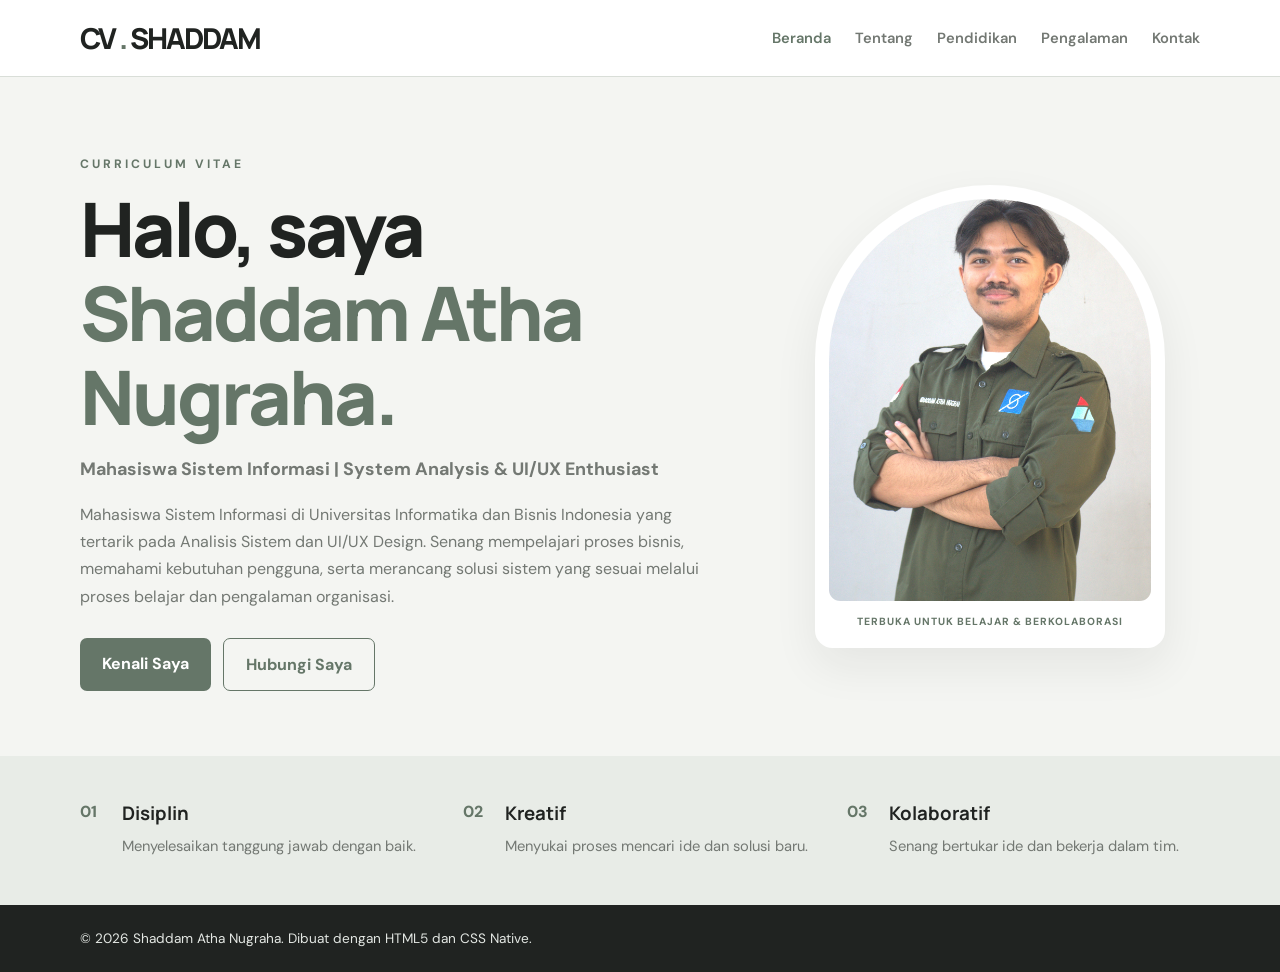
<file: index.html>
<!DOCTYPE html>
<html lang="id">
 <head>
  <meta charset="utf-8"/>
  <meta content="width=device-width,initial-scale=1" name="viewport"/>
  <title>
   Shaddam Atha Nugraha | Curriculum Vitae
  </title>
  <link href="css/style.css" rel="stylesheet"/>
 </head>
 <body>
  <header>
   <nav class="navbar container">
    <a class="brand" href="index.html">
     CV
     <span>
      .
     </span>
     SHADDAM
    </a>
    <ul class="nav-links">
     <li>
      <a class="active" href="index.html">
       Beranda
      </a>
     </li>
     <li>
      <a href="tentang.html">
       Tentang
      </a>
     </li>
     <li>
      <a href="pendidikan.html">
       Pendidikan
      </a>
     </li>
     <li>
      <a href="pengalaman.html">
       Pengalaman
      </a>
     </li>
     <li>
      <a href="kontak.html">
       Kontak
      </a>
     </li>
    </ul>
   </nav>
  </header>
  <main>
   <section class="hero container">
    <div class="hero-copy">
     <p class="eyebrow">
      CURRICULUM VITAE
     </p>
     <h1>
      Halo, saya
      <span class="accent">
       Shaddam Atha Nugraha.
      </span>
     </h1>
     <h2>
      Mahasiswa Sistem Informasi | System Analysis &amp; UI/UX Enthusiast
     </h2>
     <p class="lead">
      Mahasiswa Sistem Informasi di Universitas Informatika dan Bisnis Indonesia yang tertarik pada Analisis Sistem dan UI/UX Design. Senang mempelajari proses bisnis, memahami kebutuhan pengguna, serta merancang solusi sistem yang sesuai melalui proses belajar dan pengalaman organisasi.
     </p>
     <div class="buttons">
      <a class="button primary" href="tentang.html">
       Kenali Saya
      </a>
      <a class="button secondary" href="kontak.html">
       Hubungi Saya
      </a>
     </div>
    </div>
    <div class="profile-frame">
     <img alt="Foto profil Shaddam Atha Nugraha" src="images/foto-profil.jpg"/>
     <div class="photo-note">
      TERBUKA UNTUK BELAJAR &amp; BERKOLABORASI
     </div>
    </div>
   </section>
   <section class="quick">
    <div class="container quick-grid">
     <article>
      <span class="number">
       01
      </span>
      <h3>
       Disiplin
      </h3>
      <p>
       Menyelesaikan tanggung jawab dengan baik.
      </p>
     </article>
     <article>
      <span class="number">
       02
      </span>
      <h3>
       Kreatif
      </h3>
      <p>
       Menyukai proses mencari ide dan solusi baru.
      </p>
     </article>
     <article>
      <span class="number">
       03
      </span>
      <h3>
       Kolaboratif
      </h3>
      <p>
       Senang bertukar ide dan bekerja dalam tim.
      </p>
     </article>
    </div>
   </section>
  </main>
  <footer>
   <div class="container">
    <p>
     &copy; 2026 Shaddam Atha Nugraha. Dibuat dengan HTML5 dan CSS Native.
    </p>
   </div>
  </footer>
 </body>
</html>
</file>
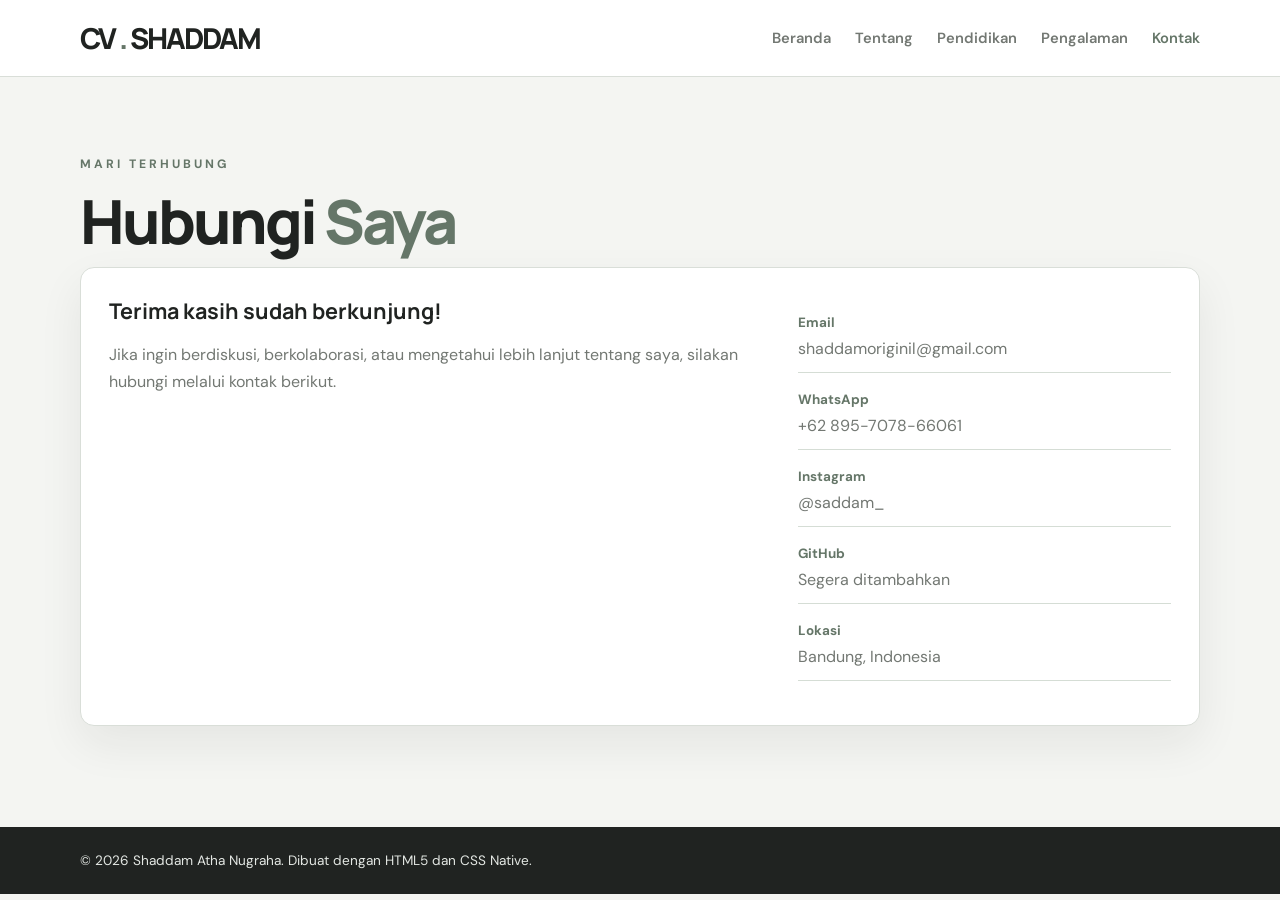
<file: kontak.html>
<!DOCTYPE html>
<html lang="id">
 <head>
  <meta charset="utf-8"/>
  <meta content="width=device-width,initial-scale=1" name="viewport"/>
  <title>
   Kontak | Shaddam Atha Nugraha
  </title>
  <link href="css/style.css" rel="stylesheet"/>
 </head>
 <body>
  <header>
   <nav class="navbar container">
    <a class="brand" href="index.html">
     CV
     <span>
      .
     </span>
     SHADDAM
    </a>
    <ul class="nav-links">
     <li>
      <a href="index.html">
       Beranda
      </a>
     </li>
     <li>
      <a href="tentang.html">
       Tentang
      </a>
     </li>
     <li>
      <a href="pendidikan.html">
       Pendidikan
      </a>
     </li>
     <li>
      <a href="pengalaman.html">
       Pengalaman
      </a>
     </li>
     <li>
      <a class="active" href="kontak.html">
       Kontak
      </a>
     </li>
    </ul>
   </nav>
  </header>
  <main class="page container">
   <p class="eyebrow">
    MARI TERHUBUNG
   </p>
   <h1 class="page-title">
    Hubungi
    <span class="accent">
     Saya
    </span>
   </h1>
   <section class="card contact">
    <div>
     <h2>
      Terima kasih sudah berkunjung!
     </h2>
     <p>
      Jika ingin berdiskusi, berkolaborasi, atau mengetahui lebih lanjut tentang saya, silakan hubungi melalui kontak berikut.
     </p>
    </div>
    <div class="contact-list">
     <p>
      <b>
       Email
      </b>
      <a href="mailto:shaddamoriginil@gmail.com">
       shaddamoriginil@gmail.com
      </a>
     </p>
     <p>
      <b>
       WhatsApp
      </b>
      <a href="https://wa.me/62895707866061">
       +62 895-7078-66061
      </a>
     </p>
     <p>
      <b>
       Instagram
      </b>
      <a href="https://instagram.com/saddam_">
       @saddam_
      </a>
     </p>
     <p>
      <b>
       GitHub
      </b>
      <span>
       Segera ditambahkan
      </span>
     </p>
     <p>
      <b>
       Lokasi
      </b>
      <span>
       Bandung, Indonesia
      </span>
     </p>
    </div>
   </section>
</main>
  <footer>
   <div class="container">
    <p>
     &copy; 2026 Shaddam Atha Nugraha. Dibuat dengan HTML5 dan CSS Native.
    </p>
   </div>
  </footer>
 </body>
</html>
</file>
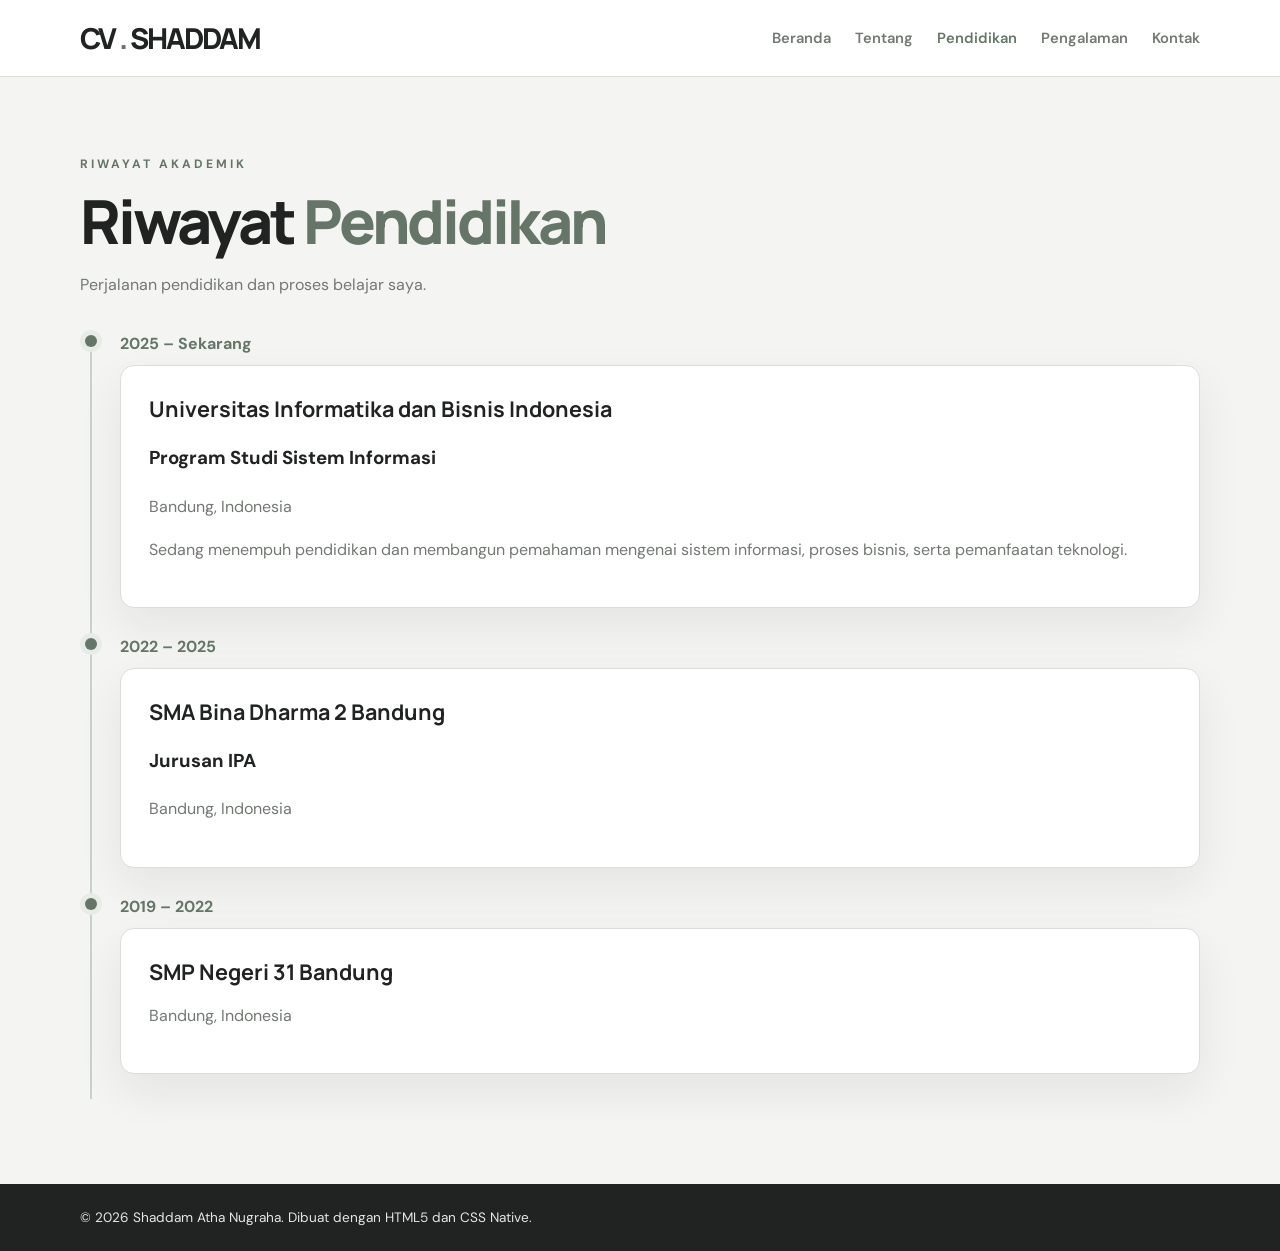
<file: pendidikan.html>
<!DOCTYPE html>
<html lang="id">
 <head>
  <meta charset="utf-8"/>
  <meta content="width=device-width,initial-scale=1" name="viewport"/>
  <title>
   Pendidikan | Shaddam Atha Nugraha
  </title>
  <link href="css/style.css" rel="stylesheet"/>
 </head>
 <body>
  <header>
   <nav class="navbar container">
    <a class="brand" href="index.html">
     CV
     <span>
      .
     </span>
     SHADDAM
    </a>
    <ul class="nav-links">
     <li>
      <a href="index.html">
       Beranda
      </a>
     </li>
     <li>
      <a href="tentang.html">
       Tentang
      </a>
     </li>
     <li>
      <a class="active" href="pendidikan.html">
       Pendidikan
      </a>
     </li>
     <li>
      <a href="pengalaman.html">
       Pengalaman
      </a>
     </li>
     <li>
      <a href="kontak.html">
       Kontak
      </a>
     </li>
    </ul>
   </nav>
  </header>
  <main class="page container">
   <p class="eyebrow">
    RIWAYAT AKADEMIK
   </p>
   <h1 class="page-title">
    Riwayat
    <span class="accent">
     Pendidikan
    </span>
   </h1>
   <p class="page-intro">
    Perjalanan pendidikan dan proses belajar saya.
   </p>
   <div class="timeline">
    <article class="timeline-item">
     <span class="date">
      2025 &ndash; Sekarang
     </span>
     <div class="card">
      <h2>
       Universitas Informatika dan Bisnis Indonesia
      </h2>
      <h3>
       Program Studi Sistem Informasi
      </h3>
      <p>
       Bandung, Indonesia
      </p>
      <p>
       Sedang menempuh pendidikan dan membangun pemahaman mengenai sistem informasi, proses bisnis, serta pemanfaatan teknologi.
      </p>
     </div>
    </article>
    <article class="timeline-item">
     <span class="date">
      2022 &ndash; 2025
     </span>
     <div class="card">
      <h2>
       SMA Bina Dharma 2 Bandung
      </h2>
      <h3>
       Jurusan IPA
      </h3>
      <p>
       Bandung, Indonesia
      </p>
     </div>
    </article>
    <article class="timeline-item">
     <span class="date">
      2019 &ndash; 2022
     </span>
     <div class="card">
      <h2>
       SMP Negeri 31 Bandung
      </h2>
      <p>
       Bandung, Indonesia
      </p>
     </div>
    </article>
   </div>
</main>
  <footer>
   <div class="container">
    <p>
     &copy; 2026 Shaddam Atha Nugraha. Dibuat dengan HTML5 dan CSS Native.
    </p>
   </div>
  </footer>
 </body>
</html>
</file>
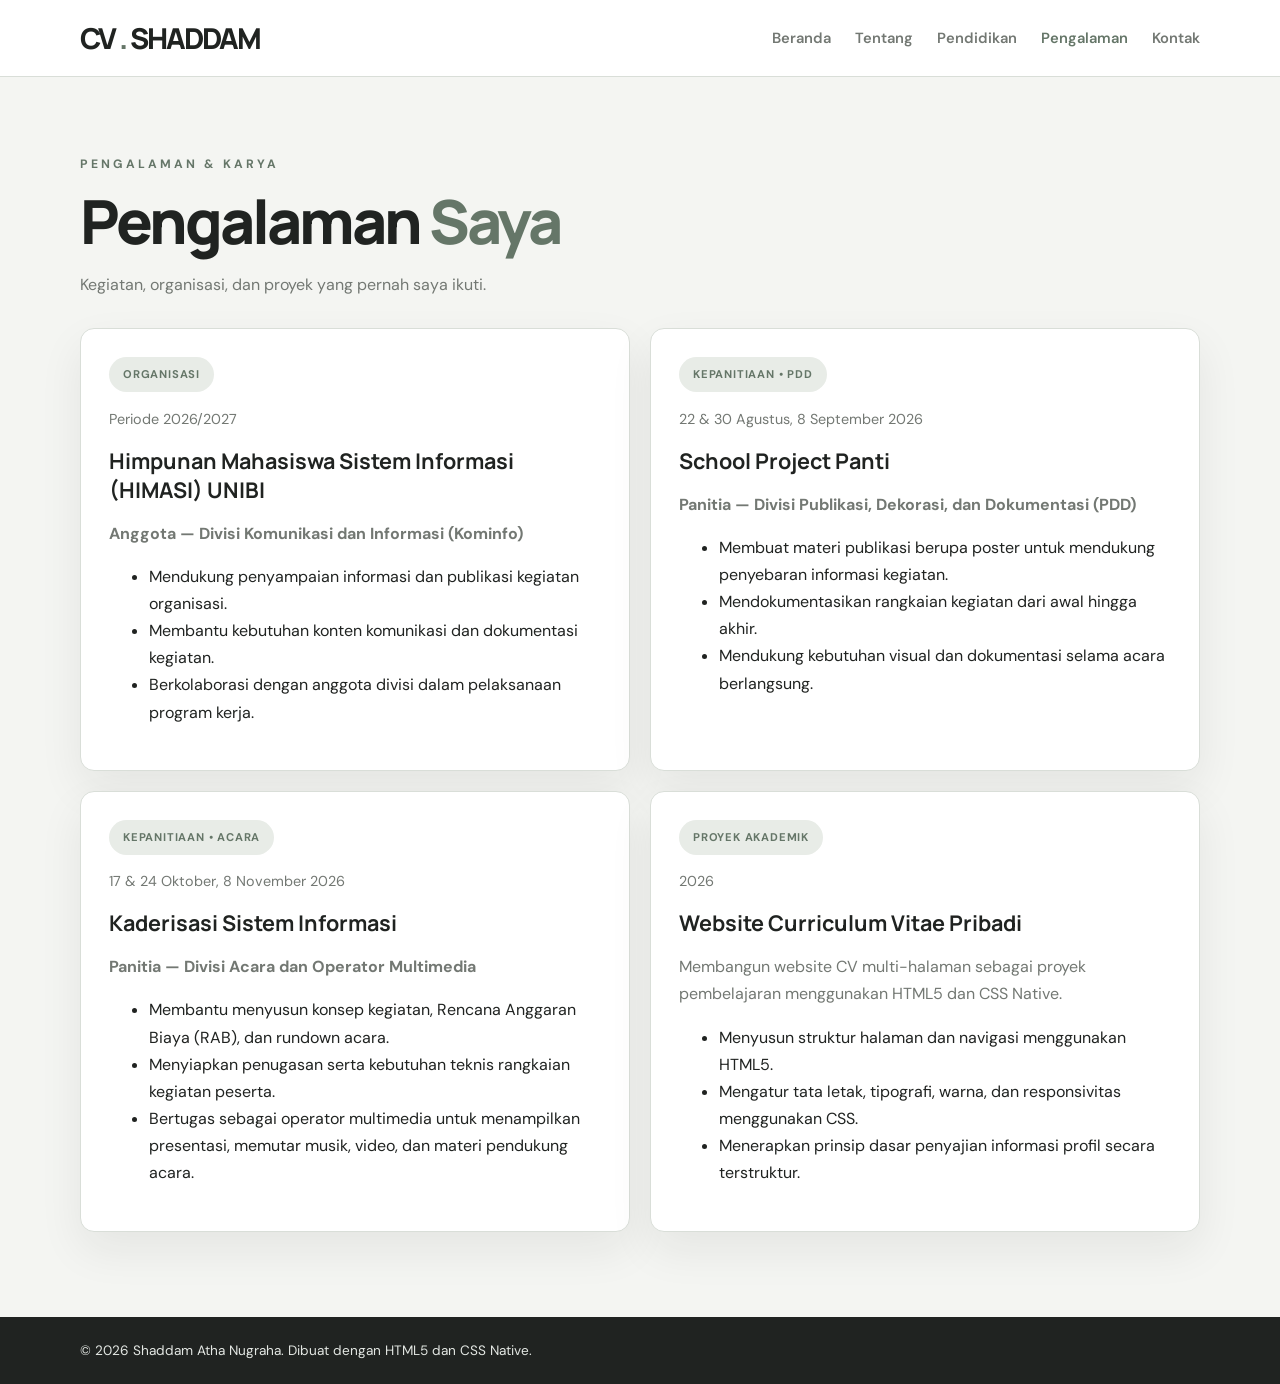
<file: pengalaman.html>
<!DOCTYPE html>
<html lang="id">
 <head>
  <meta charset="utf-8"/>
  <meta content="width=device-width,initial-scale=1" name="viewport"/>
  <title>
   Pengalaman | Shaddam Atha Nugraha
  </title>
  <link href="css/style.css" rel="stylesheet"/>
 </head>
 <body>
  <header>
   <nav class="navbar container">
    <a class="brand" href="index.html">
     CV
     <span>
      .
     </span>
     SHADDAM
    </a>
    <ul class="nav-links">
     <li>
      <a href="index.html">
       Beranda
      </a>
     </li>
     <li>
      <a href="tentang.html">
       Tentang
      </a>
     </li>
     <li>
      <a href="pendidikan.html">
       Pendidikan
      </a>
     </li>
     <li>
      <a class="active" href="pengalaman.html">
       Pengalaman
      </a>
     </li>
     <li>
      <a href="kontak.html">
       Kontak
      </a>
     </li>
    </ul>
   </nav>
  </header>
  <main class="page container">
   <p class="eyebrow">
    PENGALAMAN &amp; KARYA
   </p>
   <h1 class="page-title">
    Pengalaman
    <span class="accent">
     Saya
    </span>
   </h1>
   <p class="page-intro">
    Kegiatan, organisasi, dan proyek yang pernah saya ikuti.
   </p>
   <div class="cards">
    <article class="card">
     <span class="tag">
      ORGANISASI
     </span>
     <p class="muted">
      Periode 2026/2027
     </p>
     <h2>
      Himpunan Mahasiswa Sistem Informasi (HIMASI) UNIBI
     </h2>
     <p>
      <b>
       Anggota &mdash; Divisi Komunikasi dan Informasi (Kominfo)
      </b>
     </p>
     <ul>
      <li>
       Mendukung penyampaian informasi dan publikasi kegiatan organisasi.
      </li>
      <li>
       Membantu kebutuhan konten komunikasi dan dokumentasi kegiatan.
      </li>
      <li>
       Berkolaborasi dengan anggota divisi dalam pelaksanaan program kerja.
      </li>
     </ul>
    </article>
    <article class="card">
     <span class="tag">
      KEPANITIAAN &bull; PDD
     </span>
     <p class="muted">
      22 &amp; 30 Agustus, 8 September 2026
     </p>
     <h2>
      School Project Panti
     </h2>
     <p>
      <b>
       Panitia &mdash; Divisi Publikasi, Dekorasi, dan Dokumentasi (PDD)
      </b>
     </p>
     <ul>
      <li>
       Membuat materi publikasi berupa poster untuk mendukung penyebaran informasi kegiatan.
      </li>
      <li>
       Mendokumentasikan rangkaian kegiatan dari awal hingga akhir.
      </li>
      <li>
       Mendukung kebutuhan visual dan dokumentasi selama acara berlangsung.
      </li>
     </ul>
    </article>
    <article class="card">
     <span class="tag">
      KEPANITIAAN &bull; ACARA
     </span>
     <p class="muted">
      17 &amp; 24 Oktober, 8 November 2026
     </p>
     <h2>
      Kaderisasi Sistem Informasi
     </h2>
     <p>
      <b>
       Panitia &mdash; Divisi Acara dan Operator Multimedia
      </b>
     </p>
     <ul>
      <li>
       Membantu menyusun konsep kegiatan, Rencana Anggaran Biaya (RAB), dan rundown acara.
      </li>
      <li>
       Menyiapkan penugasan serta kebutuhan teknis rangkaian kegiatan peserta.
      </li>
      <li>
       Bertugas sebagai operator multimedia untuk menampilkan presentasi, memutar musik, video, dan materi pendukung acara.
      </li>
     </ul>
    </article>
    <article class="card">
     <span class="tag">
      PROYEK AKADEMIK
     </span>
     <p class="muted">
      2026
     </p>
     <h2>
      Website Curriculum Vitae Pribadi
     </h2>
     <p>
      Membangun website CV multi-halaman sebagai proyek pembelajaran menggunakan HTML5 dan CSS Native.
     </p>
     <ul>
      <li>
       Menyusun struktur halaman dan navigasi menggunakan HTML5.
      </li>
      <li>
       Mengatur tata letak, tipografi, warna, dan responsivitas menggunakan CSS.
      </li>
      <li>
       Menerapkan prinsip dasar penyajian informasi profil secara terstruktur.
      </li>
     </ul>
    </article>
   </div>
</main>
  <footer>
   <div class="container">
    <p>
     &copy; 2026 Shaddam Atha Nugraha. Dibuat dengan HTML5 dan CSS Native.
    </p>
   </div>
  </footer>
 </body>
</html>
</file>
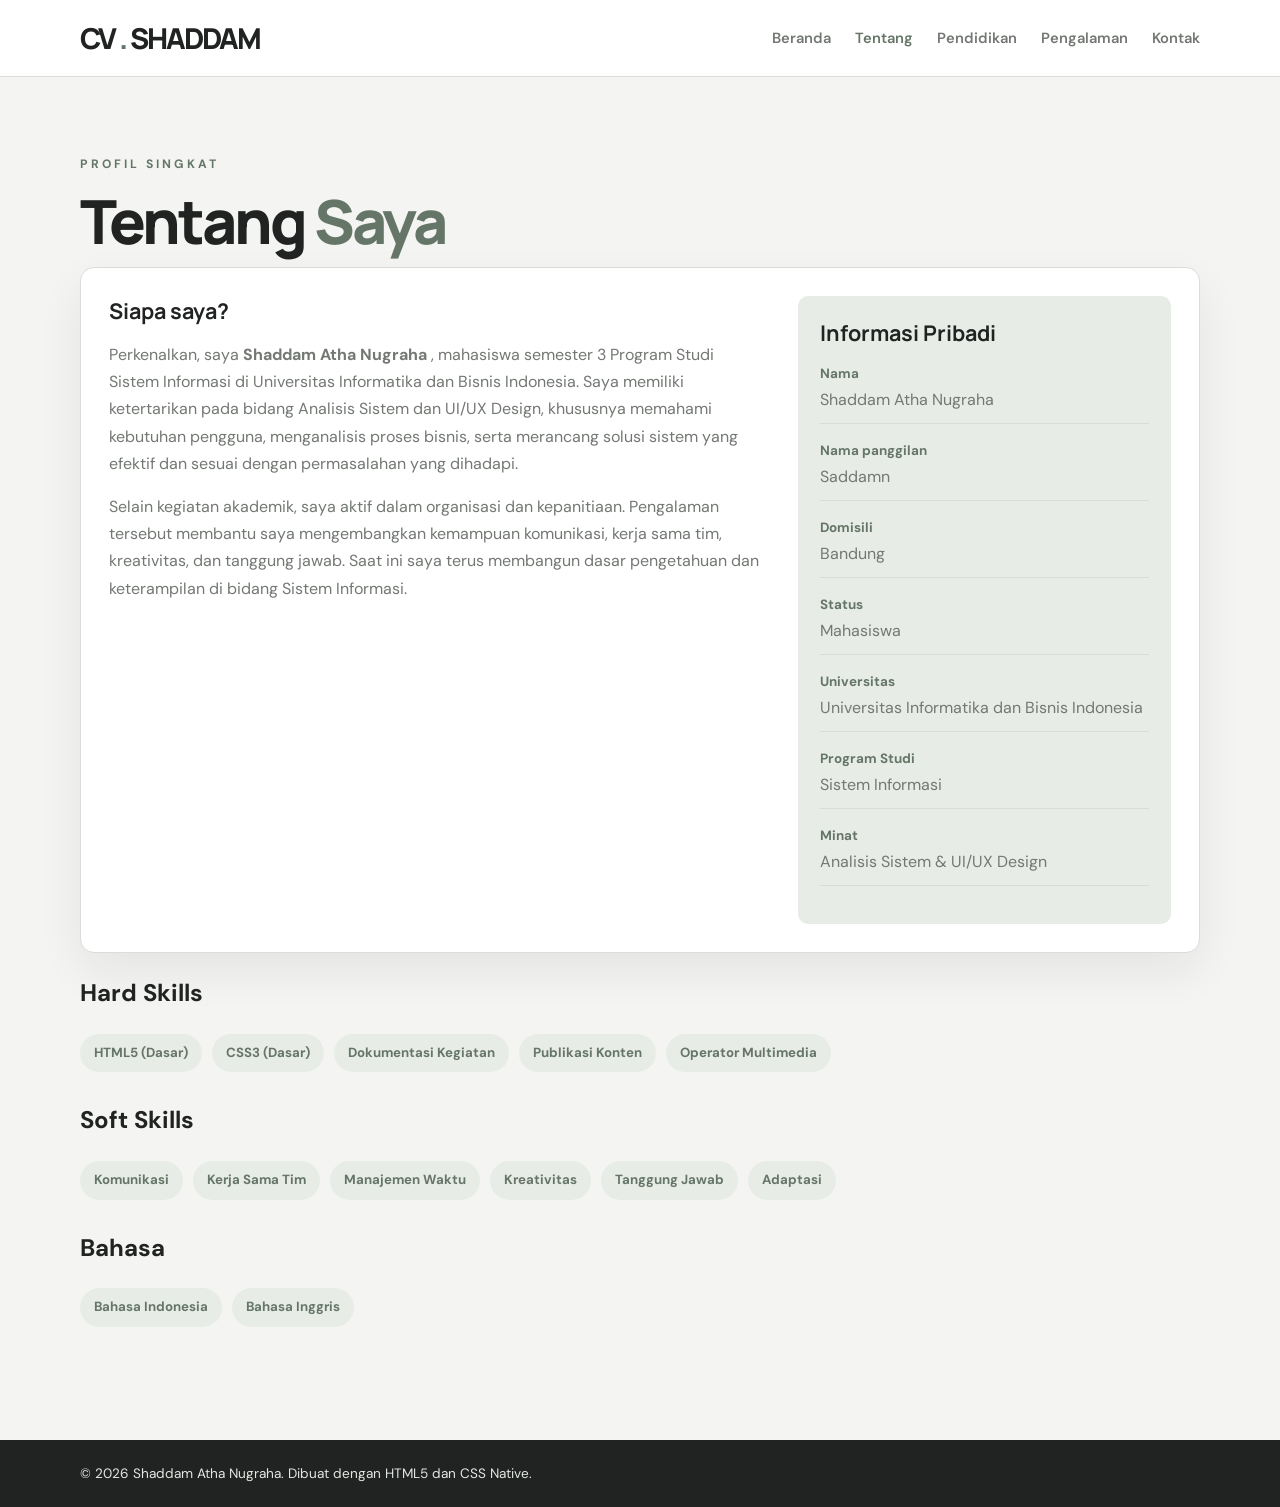
<file: tentang.html>
<!DOCTYPE html>
<html lang="id">
 <head>
  <meta charset="utf-8"/>
  <meta content="width=device-width,initial-scale=1" name="viewport"/>
  <title>
   Tentang Saya | Shaddam Atha Nugraha
  </title>
  <link href="css/style.css" rel="stylesheet"/>
 </head>
 <body>
  <header>
   <nav class="navbar container">
    <a class="brand" href="index.html">
     CV
     <span>
      .
     </span>
     SHADDAM
    </a>
    <ul class="nav-links">
     <li>
      <a href="index.html">
       Beranda
      </a>
     </li>
     <li>
      <a class="active" href="tentang.html">
       Tentang
      </a>
     </li>
     <li>
      <a href="pendidikan.html">
       Pendidikan
      </a>
     </li>
     <li>
      <a href="pengalaman.html">
       Pengalaman
      </a>
     </li>
     <li>
      <a href="kontak.html">
       Kontak
      </a>
     </li>
    </ul>
   </nav>
  </header>
  <main class="page container">
   <p class="eyebrow">
    PROFIL SINGKAT
   </p>
   <h1 class="page-title">
    Tentang
    <span class="accent">
     Saya
    </span>
   </h1>
   <section class="card about">
    <div>
     <h2>
      Siapa saya?
     </h2>
     <p>
      Perkenalkan, saya
      <b>
       Shaddam Atha Nugraha
      </b>
      , mahasiswa semester 3 Program Studi Sistem Informasi di Universitas Informatika dan Bisnis Indonesia. Saya memiliki ketertarikan pada bidang Analisis Sistem dan UI/UX Design, khususnya memahami kebutuhan pengguna, menganalisis proses bisnis, serta merancang solusi sistem yang efektif dan sesuai dengan permasalahan yang dihadapi.
     </p>
     <p>
      Selain kegiatan akademik, saya aktif dalam organisasi dan kepanitiaan. Pengalaman tersebut membantu saya mengembangkan kemampuan komunikasi, kerja sama tim, kreativitas, dan tanggung jawab. Saat ini saya terus membangun dasar pengetahuan dan keterampilan di bidang Sistem Informasi.
     </p>
    </div>
    <aside class="fact">
     <h2>
      Informasi Pribadi
     </h2>
     <p>
      <b>
       Nama
      </b>
      <span>
       Shaddam Atha Nugraha
      </span>
     </p>
     <p>
      <b>
       Nama panggilan
      </b>
      <span>
       Saddamn
      </span>
     </p>
     <p>
      <b>
       Domisili
      </b>
      <span>
       Bandung
      </span>
     </p>
     <p>
      <b>
       Status
      </b>
      <span>
       Mahasiswa
      </span>
     </p>
     <p>
      <b>
       Universitas
      </b>
      <span>
       Universitas Informatika dan Bisnis Indonesia
      </span>
     </p>
     <p>
      <b>
       Program Studi
      </b>
      <span>
       Sistem Informasi
      </span>
     </p>
     <p>
      <b>
       Minat
      </b>
      <span>
       Analisis Sistem &amp; UI/UX Design
      </span>
     </p>
    </aside>
   </section>
   <h2>
    Hard Skills
   </h2>
   <div class="chips">
    <span>
     HTML5 (Dasar)
    </span>
    <span>
     CSS3 (Dasar)
    </span>
    <span>
     Dokumentasi Kegiatan
    </span>
    <span>
     Publikasi Konten
    </span>
    <span>
     Operator Multimedia
    </span>
   </div>
   <h2>
    Soft Skills
   </h2>
   <div class="chips">
    <span>
     Komunikasi
    </span>
    <span>
     Kerja Sama Tim
    </span>
    <span>
     Manajemen Waktu
    </span>
    <span>
     Kreativitas
    </span>
    <span>
     Tanggung Jawab
    </span>
    <span>
     Adaptasi
    </span>
   </div>
   <h2>
    Bahasa
   </h2>
   <div class="chips">
    <span>
     Bahasa Indonesia
    </span>
    <span>
     Bahasa Inggris
    </span>
   </div>
</main>
  <footer>
   <div class="container">
    <p>
     &copy; 2026 Shaddam Atha Nugraha. Dibuat dengan HTML5 dan CSS Native.
    </p>
   </div>
  </footer>
 </body>
</html>
</file>
<file: css/style.css>
@import url('https://fonts.googleapis.com/css2?family=DM+Sans:wght@400;500;600;700&family=Manrope:wght@400;500;600;700;800&display=swap');
:root {
    --ink:#202321;
    --muted:#737873;
    --sage:#879789;
    --sage-dark:#657668;
    --sage-light:#e8ece7;
    --paper:#f4f5f2;
    --white:#fff;
    --line:#d9ded8;
    --shadow:0 18px 45px rgba(32,35,33,.07);
}

* {
    box-sizing:border-box;
}

html {
    scroll-behavior:smooth;
}

body {
    margin:0;
    background:var(--paper);
    color:var(--ink);
    font-family:'DM Sans',sans-serif;
    line-height:1.7;
}

a {
    color:inherit;
    text-decoration:none;
}

.container {
    width:min(1120px,calc(100% - 48px));
    margin:auto;
}

header {
    background:#fff;
    border-bottom:1px solid var(--line);
}

.navbar {
    min-height:76px;
    display:flex;
    align-items:center;
    justify-content:space-between;
    gap:24px;
}

.brand {
    font:800 1.8rem 'Manrope';
    letter-spacing:-2px;
}

.brand span,.accent {
    color:var(--sage-dark);
}

.nav-links {
    display:flex;
    gap:24px;
    list-style:none;
    padding:0;
    margin:0;
    flex-wrap:wrap;
}

.nav-links a {
    color:var(--muted);
    font-size:.92rem;
    font-weight:600;
}

.nav-links a:hover,.nav-links a.active {
    color:var(--sage-dark);
}

.eyebrow {
    color:var(--sage-dark);
    font-size:.76rem;
    letter-spacing:3px;
    font-weight:700;
}

.hero {
    min-height:580px;
    display:grid;
    grid-template-columns:1.2fr .8fr;
    align-items:center;
    gap:70px;
    padding:65px 0;
}

.hero h1,.page-title {
    font:800 clamp(2.6rem,6vw,4.7rem)/1.12 'Manrope';
    letter-spacing:-3px;
    margin:12px 0;
}

.hero h2 {
    font-size:1.12rem;
    color:var(--muted);
}

.lead,.page-intro {
    color:var(--muted);
    max-width:650px;
}

.buttons {
    display:flex;
    gap:12px;
    flex-wrap:wrap;
    margin-top:28px;
}

.button {
    display:inline-block;
    padding:12px 22px;
    border-radius:7px;
    font-weight:700;
}

.primary {
    background:var(--sage-dark);
    color:white;
}

.secondary {
    border:1px solid var(--sage-dark);
    color:var(--sage-dark);
}

.profile-frame {
    max-width:350px;
    justify-self:center;
    padding:14px;
    background:white;
    border-radius:180px 180px 18px 18px;
    box-shadow:var(--shadow);
}

.profile-frame img {
    width:100%;
    aspect-ratio:4/5;
    object-fit:cover;
    display:block;
    border-radius:170px 170px 12px 12px;
    background:var(--sage-light);
}

.photo-note {
    text-align:center;
    color:var(--sage-dark);
    font-size:.65rem;
    font-weight:700;
    letter-spacing:1px;
    padding:12px 4px 3px;
}

.quick {
    background:var(--sage-light);
    padding:42px 0;
}

.quick-grid {
    display:grid;
    grid-template-columns:repeat(3,1fr);
    gap:30px;
}

.quick-grid article {
    padding-left:42px;
    position:relative;
}

.number {
    position:absolute;
    left:0;
    color:var(--sage-dark);
    font-weight:800;
}

.quick-grid h3 {
    margin:0;
    font-family:'Manrope';
}

.quick-grid p {
    margin:4px 0;
    color:var(--muted);
    font-size:.92rem;
}

main.page {
    min-height:calc(100vh - 150px);
    padding:65px 0 85px;
}

.page-title {
    font-size:clamp(2.5rem,5vw,3.8rem);
}

.card {
    background:white;
    border:1px solid var(--line);
    border-radius:14px;
    padding:28px;
    box-shadow:var(--shadow);
}

.card h2 {
    font:700 1.35rem 'Manrope';
    margin:0 0 10px;
}

.card p {
    color:var(--muted);
}

.about,.contact {
    display:grid;
    grid-template-columns:1.4fr .8fr;
    gap:35px;
}

.fact {
    background:var(--sage-light);
    padding:22px;
    border-radius:10px;
}

.fact p,.contact-list p {
    display:flex;
    flex-direction:column;
    border-bottom:1px solid #d5ddd5;
    padding-bottom:10px;
}

.fact b,.contact-list b {
    color:var(--sage-dark);
    font-size:.84rem;
}

.fact span,.contact-list a,.contact-list span {
    color:var(--muted);
    overflow-wrap:anywhere;
}

.chips {
    display:flex;
    flex-wrap:wrap;
    gap:10px;
    margin:14px 0 28px;
}

.chips span,.tag {
    background:var(--sage-light);
    color:var(--sage-dark);
    padding:8px 14px;
    border-radius:30px;
    font-size:.83rem;
    font-weight:700;
}

.timeline {
    margin:32px 0 0 10px;
    border-left:2px solid #c8d2c9;
}

.timeline-item {
    position:relative;
    padding:0 0 25px 28px;
}

.timeline-item:before {
    content:'';
    position:absolute;
    left:-7px;
    top:5px;
    width:12px;
    height:12px;
    background:var(--sage-dark);
    border-radius:50%;
    box-shadow:0 0 0 5px var(--sage-light);
}

.date {
    color:var(--sage-dark);
    font-weight:700;
    display:block;
    margin-bottom:8px;
}

.cards {
    display:grid;
    grid-template-columns:repeat(2,1fr);
    gap:20px;
    margin-top:30px;
}

.tag {
    display:inline-block;
    font-size:.7rem;
    letter-spacing:.8px;
}

.muted {
    color:var(--sage-dark);
    font-size:.9rem;
}

footer {
    background:var(--ink);
    color:#e3e7e3;
    padding:22px 0;
    font-size:.85rem;
}

footer p {
    margin:0;
}

@media(max-width:760px) {
    .container{width:calc(100% - 32px);
}

.navbar {
    align-items:flex-start;
    flex-direction:column;
    padding:15px 0;
}

.nav-links {
    gap:10px 16px;
}

.nav-links a {
    font-size:.84rem;
}

.hero {
    grid-template-columns:1fr;
    gap:30px;
    padding:45px 0;
}

.profile-frame {
    max-width:240px;
}

.hero-copy {
    order:1;
}

.profile-frame {
    order:0;
}

.quick-grid,.about,.contact,.cards {
    grid-template-columns:1fr;
    gap:18px;
}

main.page {
    padding:42px 0 60px;
}

.card {
    padding:22px;
}
</file>
